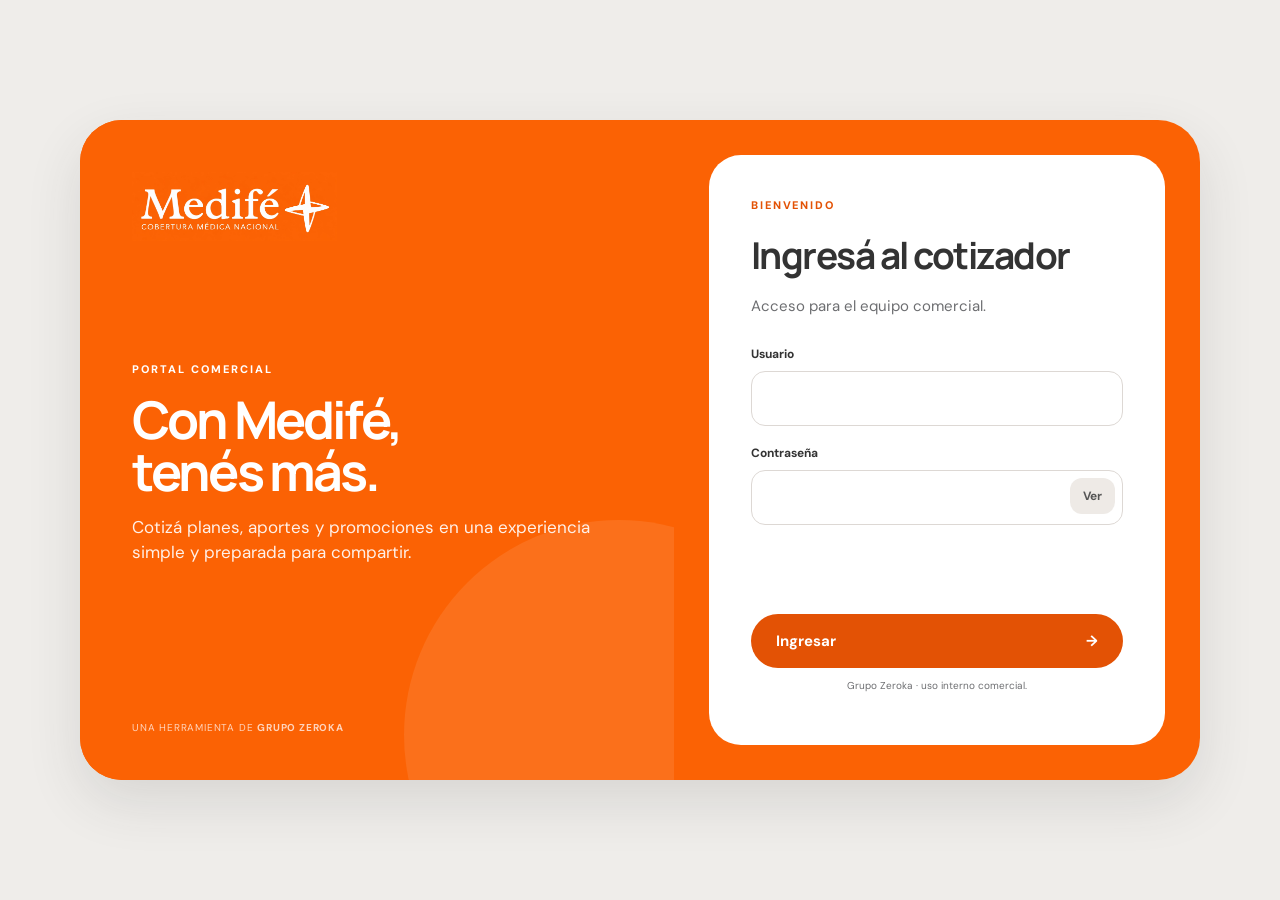
<file: login.html>
<!doctype html>
<html lang="es">
<head>
  <meta charset="utf-8">
  <meta name="viewport" content="width=device-width,initial-scale=1">
  <meta name="theme-color" content="#e35205">
  <title>Medifé · Portal comercial</title>
  <link rel="stylesheet" href="css/styles.css">
  <link rel="stylesheet" href="css/v2.css">
  <link rel="stylesheet" href="css/logo-fix.css">
  <link rel="stylesheet" href="css/brand-wordmark.css">
  <link rel="stylesheet" href="css/mobile-refinements.css">
  <link rel="stylesheet" href="css/official-assets.css">
</head>
<body class="login-page">
  <main class="login-shell">
    <section class="login-brand">
      <a class="login-official-logo" href="login.html" aria-label="Medifé"><img class="brand-logo" src="assets/medife-logo-white.jpg" alt="" width="205" height="69"></a>
      <div class="login-copy">
        <p class="eyebrow eyebrow--white">PORTAL COMERCIAL</p>
        <h1>Con Medifé,<br>tenés más.</h1>
        <p>Cotizá planes, aportes y promociones en una experiencia simple y preparada para compartir.</p>
      </div>
      <p class="zeroka">UNA HERRAMIENTA DE <b>GRUPO ZEROKA</b></p>
    </section>
    <section class="login-card">
      <p class="eyebrow">BIENVENIDO</p>
      <h2>Ingresá al cotizador</h2>
      <p class="muted">Acceso para el equipo comercial.</p>
      <form id="loginForm" autocomplete="on">
        <label>Usuario<input name="username" autocomplete="username" required></label>
        <label>Contraseña<span class="password-wrap"><input id="password" name="password" type="password" autocomplete="current-password" required><button type="button" id="showPassword">Ver</button></span></label>
        <p class="form-error" id="loginError" role="alert"></p>
        <button class="button button--primary button--wide" type="submit"><span>Ingresar</span><span>→</span></button>
      </form>
      <p class="login-note">Grupo Zeroka · uso interno comercial.</p>
    </section>
  </main>
  <script src="auth/login.js"></script>
</body>
</html>
</file>
<file: css/styles.css>
@import url('https://fonts.googleapis.com/css2?family=DM+Sans:wght@400;500;600;700&family=Manrope:wght@500;600;700;800&display=swap');
:root{--orange:#E35205;--orange-dark:#B84203;--silver:#A7A9AC;--silver-dark:#6D6E71;--silver-light:#F0F0EF;--charcoal:#333333;--paper:#F7F7F5;--ink:#333333;--muted:#6D6E71;--line:#DDDAD7;--white:#fff;--radius:34px;--shadow:0 22px 55px rgba(51,51,51,.12);--blue:var(--orange);--blue2:var(--orange-dark);--cyan:var(--silver);--aqua:var(--silver-light);--navy:var(--charcoal)}
[hidden]{display:none!important}*{box-sizing:border-box}html{scroll-behavior:smooth}body{margin:0;background:var(--paper);color:var(--ink);font:15px/1.5 'DM Sans',sans-serif}button,input,select{font:inherit}button{cursor:pointer}input[type=checkbox],input[type=radio]{accent-color:var(--blue)}
.site-header{height:78px;padding:0 clamp(24px,6vw,86px);display:flex;align-items:center;justify-content:space-between;background:#fff}.brand{display:flex;flex-direction:column;text-decoration:none;line-height:1}.brand-word{font:800 31px/1 'Manrope',sans-serif;letter-spacing:-.06em;color:var(--blue)}.brand small{margin-top:5px;color:var(--silver-dark);font-size:8px;font-weight:800;letter-spacing:.2em}.header-actions{display:flex;align-items:center;gap:24px;color:var(--muted);font-size:12px}.header-actions b{color:var(--blue);letter-spacing:.08em}.link-button{border:0;border-left:1px solid var(--line);background:none;padding-left:24px;color:var(--ink)}
.hero{position:relative;min-height:650px;margin:0 18px;border-radius:0 0 48px 48px;overflow:hidden;background:linear-gradient(135deg,#C94403 0%,var(--orange) 55%,#F07A42 100%);color:#fff;display:grid;grid-template-columns:56% 44%}.hero-copy{z-index:2;padding:clamp(70px,9vw,115px) clamp(42px,7vw,100px)}.eyebrow{margin:0 0 16px;color:var(--blue);font-size:11px;font-weight:800;letter-spacing:.18em}.eyebrow--white{color:#fff}.hero h1{max-width:720px;margin:0;font:700 clamp(47px,5.7vw,82px)/.98 'Manrope',sans-serif;letter-spacing:-.06em}.hero-copy>p:not(.eyebrow){max-width:600px;margin:28px 0;color:#FFF0E8;font-size:18px}.hero-pills{display:flex;flex-wrap:wrap;gap:10px;margin-top:34px}.hero-pills span{padding:9px 13px;border-radius:999px;background:rgba(255,255,255,.12);border:1px solid rgba(255,255,255,.13);font-size:12px}.hero-art{position:relative;min-height:520px}.orb{position:absolute;border-radius:50%;background:rgba(255,255,255,.10);border:1px solid rgba(255,255,255,.18)}.orb--one{width:470px;height:470px;right:-80px;top:75px}.orb--two{width:250px;height:250px;left:0;top:120px}.orb--three{width:120px;height:120px;right:120px;bottom:30px;background:rgba(167,169,172,.55)}.hero-card{position:absolute;right:clamp(35px,6vw,90px);top:50%;transform:translateY(-50%);width:min(340px,78%);padding:34px;border-radius:34px;background:#fff;color:var(--ink);box-shadow:0 34px 80px rgba(0,0,0,.2)}.hero-card small{color:var(--silver-dark);font-weight:800;letter-spacing:.12em}.hero-card strong{display:block;margin:15px 0 4px;color:var(--blue);font:800 58px/1 'Manrope';letter-spacing:-.07em}.hero-card p{margin:0;color:var(--muted)}
.button{display:inline-flex;align-items:center;justify-content:space-between;gap:24px;min-height:54px;padding:0 24px;border:1px solid transparent;border-radius:999px;font-weight:700}.button--white{background:#fff;color:var(--blue)}.button--primary{background:var(--blue);color:#fff}.button--outline{border-color:var(--line);background:#fff;color:var(--ink)}.button--ghost{border-color:rgba(255,255,255,.4);background:transparent;color:#fff}.button--wide{width:100%}
.quote-layout{display:grid;grid-template-columns:minmax(0,1fr) 320px;gap:28px;max-width:1240px;margin:70px auto;padding:0 24px}.form-card{padding:clamp(30px,5vw,62px);border-radius:var(--radius);background:#fff;box-shadow:var(--shadow)}.section-heading{display:flex;gap:18px;align-items:flex-start;margin-bottom:30px}.section-heading>span{color:var(--silver-dark);font-weight:800}.section-heading h2{margin:0;font:700 clamp(30px,4vw,49px)/1.02 'Manrope';letter-spacing:-.05em}.section-heading h3{margin:0;font:700 25px/1.1 'Manrope'}.section-heading p{margin:8px 0 0;color:var(--muted)}.section-heading--small{margin-bottom:20px}.field-grid{display:grid;gap:16px}.field-grid--3{grid-template-columns:1.3fr 1fr 1fr}.field-grid--2{grid-template-columns:repeat(2,minmax(0,1fr))}label{display:grid;gap:8px;font-size:12px;font-weight:700}input:not([type=checkbox]):not([type=radio]),select{width:100%;height:52px;padding:0 15px;border:1px solid var(--line);border-radius:15px;background:#FCFBFA;color:var(--ink);outline:none}input:focus,select:focus{border-color:var(--silver-dark);box-shadow:0 0 0 3px var(--silver-light)}hr{margin:34px 0;border:0;border-top:1px solid var(--line)}.field-help{color:var(--muted);font-weight:400}.compact-row{margin-top:16px}.choice-row{display:grid;gap:12px}.choice-row--2{grid-template-columns:repeat(2,1fr)}.choice{position:relative;display:block;padding:18px;border:1px solid var(--line);border-radius:18px}.choice input{position:absolute;opacity:0}.choice b,.choice small{display:block}.choice small{margin-top:4px;color:var(--muted);font-weight:400}.choice.active{border-color:var(--blue);background:#F7F3F0}.check-card{display:flex;align-items:flex-start;gap:12px;padding:14px 16px;border:1px solid var(--line);border-radius:16px;background:#FCFBFA;min-height:52px}.check-card input{flex:0 0 auto;width:17px;height:17px;margin-top:2px}.check-card span{display:block}.check-card b,.check-card small{display:block}.check-card small{color:var(--muted);font-weight:400}.standalone-check{margin-top:14px}.subsection{margin-top:18px;padding:18px;border-radius:20px;background:#F5F4F2;border:1px solid #E6E2DE}.subsection h4{margin:0 0 14px;font:700 16px 'Manrope'}.children-ages{display:grid;grid-template-columns:repeat(4,minmax(0,1fr));gap:12px}.form-error{min-height:21px;margin:16px 0;color:#c73030;font-size:12px;font-weight:700}
.campaign-info{margin:28px 0;border:1px solid var(--line);border-radius:18px;background:#FCFBFA;overflow:hidden}.campaign-info summary{display:flex;align-items:center;gap:12px;padding:16px;cursor:pointer;list-style:none}.campaign-info summary::-webkit-details-marker{display:none}.campaign-info-icon{display:grid;place-items:center;width:28px;height:28px;border-radius:50%;background:var(--blue);color:#fff;font-weight:800}.campaign-info summary>span:nth-child(2){flex:1}.campaign-info summary b,.campaign-info summary small{display:block}.campaign-info summary small{color:var(--muted)}.campaign-toggle{width:12px;height:12px;border-right:2px solid var(--muted);border-bottom:2px solid var(--muted);transform:rotate(45deg)}.campaign-info[open] .campaign-toggle{transform:rotate(225deg)}.campaign-info-body{padding:0 18px 18px;color:var(--muted);font-size:12px}.campaign-info-body p{margin:9px 0}
.case-card{position:sticky;top:24px;align-self:start;padding:34px;border-radius:32px;background:var(--navy);color:#fff}.case-card h3{margin:0 0 28px;font:700 30px 'Manrope'}.case-person{display:flex;align-items:center;gap:14px;padding-bottom:25px;border-bottom:1px solid rgba(255,255,255,.16)}.case-person>span{display:grid;place-items:center;width:50px;height:50px;border-radius:17px;background:#fff;color:var(--blue);font-weight:800}.case-person b,.case-person small{display:block}.case-person small{color:#D7D7D7}.case-card dl{margin:24px 0}.case-card dl div{display:flex;justify-content:space-between;padding:8px 0}.case-card dt{color:#C9C9C9}.case-card dd{margin:0;font-weight:700}.case-foot{margin:30px 0 0;color:#B7B7B7;font-size:11px}
.plans-section{padding:50px max(24px,4vw) 130px;background:#fff}.results-head{display:flex;align-items:end;justify-content:space-between;gap:30px;max-width:1400px;margin:0 auto 36px}.results-head h2{margin:0;font:700 clamp(36px,5vw,62px)/1 'Manrope';letter-spacing:-.055em}.results-head p:not(.eyebrow){color:var(--muted)}.plans-grid{display:grid;grid-template-columns:repeat(4,1fr);gap:18px;max-width:1400px;margin:auto}.plan-card{min-height:345px;padding:27px;border:1px solid var(--line);border-radius:28px;background:#fff;display:flex;flex-direction:column;transition:.2s}.plan-card:hover{transform:translateY(-4px);box-shadow:var(--shadow)}.plan-card.featured{background:var(--blue);color:#fff;border-color:var(--blue)}.plan-top{display:flex;justify-content:space-between;gap:12px}.plan-card h3{margin:0;font:800 29px/1.05 'Manrope';letter-spacing:-.04em}.tag{height:max-content;padding:7px 10px;border-radius:999px;background:var(--silver-light);color:var(--blue);font-size:10px;font-weight:800}.featured .tag{background:#fff;color:var(--blue)}.plan-family{color:var(--muted);min-height:42px}.featured .plan-family{color:#EFEFEF}.plan-price{margin:auto 0 17px}.plan-price small,.plan-price strong{display:block}.plan-price small{color:var(--muted)}.featured .plan-price small{color:#EFEFEF}.plan-price strong{margin:3px 0;font:700 27px 'Manrope'}.price-note{min-height:36px}.plan-card .button{width:100%}.featured .button{background:#fff;color:var(--blue)}.plan-flags{display:flex;flex-wrap:wrap;gap:6px;margin:0 0 15px}.plan-flags span{padding:6px 9px;border-radius:999px;background:#F2F2F1;color:var(--muted);font-size:9px;font-weight:700}.featured .plan-flags span{background:rgba(255,255,255,.12);color:#fff}.empty-state{grid-column:1/-1;padding:40px;border:1px dashed var(--line);border-radius:22px;text-align:center;color:var(--muted)}.empty-state b,.empty-state span{display:block}.empty-state b{color:var(--ink);font-size:18px}
.selected-bar{position:relative;z-index:8;display:grid;grid-template-columns:1fr 1fr auto;align-items:center;gap:30px;padding:34px max(35px,6vw);background:var(--navy);color:#fff}.selected-bar p{margin:0;color:#C9C9C9;font-size:10px}.selected-bar h2{margin:4px 0;font:700 38px 'Manrope'}.selected-bar small{color:#C9C9C9}.selected-price strong,.selected-price small{display:block}.selected-price strong{font:700 35px 'Manrope'}.selected-actions{display:flex;gap:10px}
.quote-dialog{width:min(1140px,96vw);height:95vh;padding:0;border:0;border-radius:26px;background:#EAE9E7;box-shadow:0 30px 90px rgba(0,0,0,.35)}.quote-dialog::backdrop{background:rgba(35,35,35,.72)}.dialog-toolbar{position:sticky;top:0;z-index:5;display:flex;align-items:center;justify-content:space-between;gap:20px;padding:14px 20px;background:#fff;border-bottom:1px solid var(--line)}.dialog-toolbar b,.dialog-toolbar small{display:block}.dialog-toolbar small{color:var(--muted)}.dialog-toolbar>div:last-child{display:flex;gap:10px}.icon-button{width:52px;border:0;border-radius:999px;background:var(--paper);font-size:26px}.quote-pages{padding:30px}.quote-page{position:relative;width:794px;min-height:1123px;margin:0 auto 28px;overflow:hidden;background:#fff;box-shadow:0 12px 34px rgba(35,35,35,.12);page-break-after:always}.quote-cover{background:linear-gradient(145deg,#C94403,var(--orange));color:#fff}.quote-cover:before{content:"";position:absolute;width:460px;height:460px;border-radius:50%;right:-170px;top:-160px;background:rgba(255,255,255,.1)}.quote-brand{position:absolute;left:58px;top:52px;font:800 38px 'Manrope';letter-spacing:-.06em}.quote-cover-copy{position:absolute;left:58px;top:230px;width:620px}.quote-cover h1{margin:0;font:700 62px/.98 'Manrope';letter-spacing:-.06em}.quote-cover p{font-size:19px;color:#FFF0E8}.cover-card{position:absolute;left:58px;right:58px;bottom:82px;padding:30px;border-radius:28px;background:#fff;color:var(--ink);display:grid;grid-template-columns:1fr 1fr}.cover-card small,.cover-card strong{display:block}.cover-card strong{font:700 29px 'Manrope'}.cover-card>div:last-child{padding-left:28px;border-left:1px solid var(--line)}.quote-content{padding:58px}.quote-content h2{margin:20px 0 30px;font:700 48px/1 'Manrope';letter-spacing:-.05em}.quote-content>p{color:var(--muted)}.quote-kpis{display:grid;grid-template-columns:repeat(3,1fr);gap:12px;margin:24px 0}.quote-kpi{padding:20px;border-radius:20px;background:#F4F1EE}.quote-kpi small,.quote-kpi strong{display:block}.quote-kpi strong{color:var(--blue);font:800 23px 'Manrope'}.detail-list{border-top:1px solid var(--line)}.detail-row{display:grid;grid-template-columns:1fr 170px;gap:20px;padding:15px 0;border-bottom:1px solid var(--line)}.detail-row>span:last-child{text-align:right;color:var(--blue);font-weight:800}.detail-row small{color:var(--muted)}.timeline{display:grid;grid-template-columns:repeat(4,1fr);gap:10px}.month-card{padding:14px;border-radius:16px;background:#F4F3F1}.month-card b,.month-card span,.month-card small{display:block}.month-card b{color:var(--blue)}.month-card span{font-size:17px;font-weight:800}.month-card small{color:var(--muted)}.quote-note{margin-top:22px;padding:16px;border-radius:16px;background:#fff7df;color:#6e5a1b;font-size:11px}.quote-footer{position:absolute;left:58px;right:58px;bottom:35px;display:flex;justify-content:space-between;color:var(--muted);font-size:10px}
.login-page{min-height:100vh;display:grid;place-items:center;padding:70px 24px;background:#EFEDEA}.login-shell{position:relative;width:min(1120px,100%);min-height:650px;display:grid;grid-template-columns:55% 45%;border-radius:42px;overflow:hidden;background:var(--blue);box-shadow:var(--shadow)}.login-brand{position:relative;padding:52px;color:#fff;overflow:hidden}.login-brand:after{content:"";position:absolute;width:430px;height:430px;border-radius:50%;right:-160px;bottom:-170px;background:rgba(167,169,172,.35)}.brand--login .brand-word{color:#fff}.brand--login small{color:#E0E0E0}.login-copy{position:relative;z-index:1;margin-top:120px}.login-copy h1{margin:0;font:700 52px/1 'Manrope';letter-spacing:-.055em}.login-copy>p:last-child{color:#FFF0E8;font-size:17px}.zeroka{position:absolute;left:52px;bottom:45px;margin:0;color:#E0E0E0;font-size:10px;letter-spacing:.08em}.login-card{align-self:center;margin:35px;padding:42px;border-radius:32px;background:#fff}.login-card h2{margin:0;font:700 37px 'Manrope';letter-spacing:-.04em}.muted{color:var(--muted)}.login-card form{display:grid;gap:18px;margin-top:28px}.password-wrap{position:relative}.password-wrap button{position:absolute;right:8px;top:8px;height:36px;padding:0 13px;border:0;border-radius:12px;background:var(--silver-light);color:var(--blue);font-weight:700}.login-note{text-align:center;color:var(--muted);font-size:10px}
@media(max-width:1050px){.hero{grid-template-columns:1fr;min-height:auto}.hero-art{min-height:390px}.quote-layout{grid-template-columns:1fr}.case-card{position:static}.plans-grid{grid-template-columns:repeat(2,1fr)}.children-ages{grid-template-columns:repeat(3,1fr)}.selected-bar{grid-template-columns:1fr 1fr}.selected-actions{grid-column:1/-1}.login-shell{grid-template-columns:1fr}.login-brand{min-height:390px}.login-card{margin:28px}.zeroka{position:static;margin-top:55px}}
@media(max-width:700px){.site-header{padding:0 18px}.header-actions span{display:none}.hero{margin:0;border-radius:0 0 28px 28px}.hero-copy{padding:60px 25px}.hero h1{font-size:48px}.hero-art{min-height:320px}.hero-card{right:25px}.quote-layout{padding:0 14px;margin:35px auto}.form-card{padding:25px 18px}.field-grid--3,.field-grid--2,.choice-row--2{grid-template-columns:1fr}.children-ages{grid-template-columns:repeat(2,1fr)}.plans-grid{grid-template-columns:1fr}.results-head{align-items:flex-start;flex-direction:column}.selected-bar{grid-template-columns:1fr;padding:28px 24px}.quote-dialog{width:100vw;height:100vh;border-radius:0}.quote-pages{padding:10px;overflow:auto}.quote-page{transform-origin:top left}.dialog-toolbar{align-items:flex-start}.dialog-toolbar small{display:none}.login-page{padding:0}.login-shell{min-height:100vh;border-radius:0}.login-brand{min-height:360px;padding:38px 28px}.login-copy{margin-top:90px}.login-copy h1{font-size:42px}.login-card{margin:18px;padding:30px 22px}}
@media print{body>*:not(.quote-dialog){display:none!important}.quote-dialog{display:block!important;position:static;width:auto;height:auto;background:#fff;box-shadow:none}.dialog-toolbar{display:none!important}.quote-pages{padding:0}.quote-page{margin:0;box-shadow:none;page-break-after:always}@page{size:A4;margin:0}}
</file>
<file: css/v2.css>
/* Segunda pasada visual Medifé: identidad naranja/plata, formulario más claro y PDF alineado a los otros cotizadores. */
:root{--mf-orange:#e35205;--mf-orange-dark:#bd4300;--mf-orange-soft:#fff2eb;--mf-silver:#c6c6c6;--mf-silver-2:#e8e8e8;--mf-graphite:#333;--mf-paper:#f6f5f3}
body{background:var(--mf-paper)}
.site-header{height:84px;padding-inline:clamp(20px,5vw,72px);border-bottom:1px solid #ece8e4}
.brand--official{display:flex;align-items:center;gap:14px;text-decoration:none}
.brand-logo-shell{display:flex;align-items:center;justify-content:center;width:126px;height:48px;padding:8px 13px;border-radius:14px;background:var(--mf-orange);box-shadow:0 9px 22px rgba(227,82,5,.16)}
.brand-logo-shell img{display:block;width:100%;height:100%;object-fit:contain}
.brand-copy{display:grid;gap:3px}.brand-copy b{color:var(--mf-graphite);font-size:11px;letter-spacing:.11em}.brand-copy small{color:#888;font-size:8px;letter-spacing:.12em}
.hero{min-height:610px;background:linear-gradient(135deg,#c94700 0%,var(--mf-orange) 58%,#ef7d43 100%);grid-template-columns:58% 42%}
.hero:before{content:"";position:absolute;inset:0;background:radial-gradient(circle at 83% 23%,rgba(255,255,255,.18),transparent 22%),linear-gradient(110deg,transparent 55%,rgba(255,255,255,.06) 55% 56%,transparent 56%);pointer-events:none}
.hero-copy{padding-top:92px}.hero h1{max-width:760px}.hero-copy>p:not(.eyebrow){color:#fff2eb}.hero-pills span{background:rgba(80,28,0,.18)}
.hero-art{display:flex;align-items:center;justify-content:center;padding:48px}.hero-brand-card{position:relative;z-index:2;width:min(390px,90%);padding:38px;border:1px solid rgba(255,255,255,.45);border-radius:36px;background:rgba(255,255,255,.96);box-shadow:0 28px 70px rgba(99,32,0,.25)}
.hero-brand-logo{display:flex;align-items:center;justify-content:center;min-height:116px;border-radius:24px;background:var(--mf-orange);padding:22px 28px}.hero-brand-logo img{width:min(250px,90%);height:auto}.hero-brand-card>span{display:block;margin-top:25px;color:#a2a2a2;font-size:10px;font-weight:800;letter-spacing:.16em}.hero-brand-card h3{margin:7px 0 8px;color:var(--mf-graphite);font:700 30px/1.05 'Manrope',sans-serif;letter-spacing:-.04em}.hero-brand-card p{margin:0;color:#777}.hero-seal{display:inline-flex!important;margin-top:22px!important;padding:9px 13px;border-radius:999px;background:#f1efed;color:#666!important;font-size:9px!important;letter-spacing:.1em!important}
.quote-layout{grid-template-columns:minmax(0,1fr) 300px;max-width:1280px;gap:24px;margin-top:56px}.form-card{padding:40px;border:1px solid #ece8e4;box-shadow:0 18px 48px rgba(51,51,51,.08)}
.form-card> .section-heading{margin-bottom:25px}.form-card form{display:grid;gap:0}.form-card hr{margin:30px 0;border-color:#eeeae7}
.section-heading>span{display:grid;place-items:center;width:34px;height:34px;border-radius:12px;background:var(--mf-orange-soft);color:var(--mf-orange);font-size:11px}.section-heading--small h3{font-size:23px}
.field-grid{gap:13px}.field-grid--3{grid-template-columns:1.22fr .78fr .9fr}.field-grid--2{grid-template-columns:repeat(2,minmax(0,1fr))}
label>span:first-child{color:#4d4d4d}
input:not([type=checkbox]):not([type=radio]),select{height:55px;border:1px solid #ddd8d4;border-radius:14px;background-color:#fff;font-size:14px;transition:.18s ease}
input:not([type=checkbox]):not([type=radio]):hover,select:hover{border-color:#bcb6b1}
input:not([type=checkbox]):not([type=radio]):focus,select:focus{border-color:var(--mf-orange);box-shadow:0 0 0 3px rgba(227,82,5,.11)}
select{appearance:none;-webkit-appearance:none;padding-right:46px;background-image:url("data:image/svg+xml,%3Csvg xmlns='http://www.w3.org/2000/svg' width='16' height='16' viewBox='0 0 24 24' fill='none' stroke='%23585858' stroke-width='2' stroke-linecap='round' stroke-linejoin='round'%3E%3Cpath d='m6 9 6 6 6-6'/%3E%3C/svg%3E");background-repeat:no-repeat;background-position:right 16px center;background-size:16px}
.choice-row{gap:10px}.choice{min-height:82px;padding:16px 18px;border-radius:16px;background:#fff}.choice.active{border-color:var(--mf-orange);background:var(--mf-orange-soft);box-shadow:inset 0 0 0 1px rgba(227,82,5,.08)}
.check-card{border-color:#ddd8d4;background:#fff}.check-card:has(input:checked){border-color:var(--mf-orange);background:var(--mf-orange-soft)}
.subsection{margin-top:15px;padding:18px 20px;border:1px solid #e5e1dd;border-radius:18px;background:#faf9f8}.subsection h4{display:flex;align-items:center;gap:8px;margin-bottom:15px}.subsection h4:before{content:"";width:7px;height:7px;border-radius:50%;background:var(--mf-orange)}
.campaign-info{margin:22px 0;background:#faf9f8}.campaign-info-icon{background:var(--mf-orange)}
.case-card{top:18px;border-radius:28px;background:#393939;box-shadow:0 16px 42px rgba(35,35,35,.16)}.case-card:before{content:"MEDIFÉ";display:block;margin-bottom:20px;color:#bdbdbd;font-size:9px;font-weight:800;letter-spacing:.22em}.case-person>span{color:var(--mf-orange)}
.plans-section{padding-top:58px}.plans-grid{grid-template-columns:repeat(3,1fr);gap:16px}.plan-card{min-height:325px;border-radius:24px}.plan-card.featured{background:var(--mf-orange);border-color:var(--mf-orange)}.tag{background:#f0eeee;color:#555}.featured .tag{color:var(--mf-orange)}.plan-flags span{background:#f2f0ee}.featured .plan-flags span{background:rgba(255,255,255,.16)}
.selected-bar{background:#363636;border-top:4px solid var(--mf-orange)}
/* PDF v2 */
.medife-pdf-page{position:relative;width:794px!important;height:1123px!important;min-height:1123px!important;margin:0 auto 28px;overflow:hidden;background:#fff;box-shadow:0 12px 34px rgba(35,35,35,.12);font-family:Arial,Helvetica,sans-serif}
.medife-cover{background:linear-gradient(145deg,#cb4800 0%,var(--mf-orange) 54%,#ef7f46 100%);color:#fff}.medife-cover:before{content:"";position:absolute;width:500px;height:500px;border:1px solid rgba(255,255,255,.18);border-radius:50%;right:-230px;top:-220px}.medife-cover:after{content:"";position:absolute;width:260px;height:260px;border-radius:50%;left:-120px;bottom:160px;background:rgba(255,255,255,.07)}
.medife-cover-logo{position:absolute;left:58px;top:54px;display:flex;align-items:center;justify-content:center;width:230px;height:88px;padding:18px 24px;border-radius:18px;background:#fff;box-shadow:0 14px 34px rgba(83,29,0,.18)}.medife-cover-logo img{max-width:100%;max-height:100%}
.medife-cover-kicker{position:absolute;left:58px;top:210px;font-size:10px;font-weight:800;letter-spacing:2px;color:#ffe2d2}.medife-cover h1{position:absolute;left:58px;top:258px;width:650px;margin:0;font-size:66px;line-height:.96;letter-spacing:-3.2px}.medife-cover-sub{position:absolute;left:58px;top:485px;width:560px;margin:0;color:#fff0e8;font-size:18px;line-height:1.42}.medife-cover-meta{position:absolute;left:58px;top:565px;color:#ffe0cf;font-size:12px}
.medife-cover-card{position:absolute;left:58px;right:58px;bottom:108px;display:grid;grid-template-columns:.8fr 1.25fr 1.25fr;border:1px solid rgba(255,255,255,.25);border-radius:20px;background:rgba(116,37,0,.18);overflow:hidden}.medife-cover-card>div{min-height:116px;padding:21px 20px;border-left:1px solid rgba(255,255,255,.2);display:grid;align-content:center;gap:8px}.medife-cover-card>div:first-child{border-left:0}.medife-cover-card span{font-size:8px;font-weight:800;letter-spacing:1.25px;color:#ffd9c4}.medife-cover-card strong{font-size:19px;color:#fff}.medife-cover-card>div:first-child strong{font-size:31px}
.medife-pdf-footer{position:absolute;left:58px;right:58px;bottom:34px;display:flex;justify-content:space-between;color:rgba(255,255,255,.72);font-size:9px}.medife-pdf-page:not(.medife-cover) .medife-pdf-footer{color:#888}
.medife-summary{background:#393939}.medife-summary-panel{position:absolute;left:58px;right:58px;top:40px;bottom:40px;overflow:hidden;border-radius:0 0 84px 0;background:#f4f3f1}.medife-summary-title{display:flex;align-items:center;gap:10px;width:540px;height:108px;padding:0 68px;border-radius:0 0 38px 0;background:var(--mf-orange);color:#fff}.medife-summary-title span{font-size:29px;font-weight:400}.medife-summary-title strong{font-size:30px}.medife-summary-plan{height:137px;display:flex;flex-direction:column;align-items:center;justify-content:center}.medife-summary-plan span{font-size:16px;letter-spacing:.8px;color:#73706d}.medife-summary-plan strong{margin-top:7px;font-size:54px;line-height:.9;letter-spacing:-1.8px;color:#333}
.medife-summary-table{width:574px;margin:0 auto;border:1px solid #d8d4d0;border-bottom:0}.medife-summary-row>b{height:30px;display:flex;align-items:center;justify-content:center;padding:0 12px;background:#c7c5c3;color:#333;text-align:center;font-size:20px}.medife-summary-row>span{min-height:34px;display:flex;flex-direction:column;align-items:center;justify-content:center;padding:6px 12px;background:#f7f6f4;color:#3e3d3b;text-align:center;font-size:22px;line-height:1.05}.medife-summary-row small{display:block;margin-top:4px;color:#777;font-size:9px;font-weight:400}.medife-summary-total{width:574px;margin:0 auto;border:1px solid #d8d4d0;border-top:0;text-align:center}.medife-summary-total b{height:39px;display:flex;align-items:center;justify-content:center;background:var(--mf-orange);color:#fff;font-size:23px}.medife-summary-total strong{height:54px;display:flex;align-items:center;justify-content:center;background:#fff;color:#333;font-size:34px}.medife-summary-legal{position:absolute;left:62px;right:62px;bottom:82px;color:#676461;font-size:10px;line-height:1.3}.medife-summary-brand{position:absolute;left:62px;right:62px;bottom:25px;display:flex;align-items:center;justify-content:space-between}.medife-summary-brand .logo-box{display:flex;align-items:center;justify-content:center;width:165px;height:52px;padding:10px 16px;border-radius:12px;background:var(--mf-orange)}.medife-summary-brand img{max-width:100%;max-height:100%}.medife-summary-brand b{color:#888;font-size:8px;letter-spacing:.5px}
.medife-timeline .quote-content{padding-top:55px}.medife-timeline-head{display:flex;align-items:center;justify-content:space-between;margin-bottom:22px}.medife-timeline-logo{display:flex;align-items:center;justify-content:center;width:150px;height:48px;padding:9px 14px;border-radius:11px;background:var(--mf-orange)}.medife-timeline-logo img{max-width:100%;max-height:100%}.medife-timeline .timeline{grid-template-columns:repeat(3,1fr)}
/* Login */
.login-page{background:#efedea}.login-shell{background:var(--mf-orange);grid-template-columns:53% 47%}.login-brand:after{background:rgba(255,255,255,.09)}.login-official-logo{display:flex;align-items:center;justify-content:center;width:200px;height:74px;padding:15px 22px;border-radius:17px;background:#fff;box-shadow:0 15px 34px rgba(86,30,0,.18)}.login-official-logo img{max-width:100%;max-height:100%}.login-copy>p:last-child{color:#fff0e8}.zeroka{color:#ffd4bd}.password-wrap button{background:#eeeae6;color:#555}
@media(max-width:1050px){.plans-grid{grid-template-columns:repeat(2,1fr)}.quote-layout{grid-template-columns:1fr}.case-card{position:static}}
@media(max-width:700px){.brand-copy{display:none}.brand-logo-shell{width:104px;height:42px}.hero{grid-template-columns:1fr}.hero-art{min-height:360px;padding:24px}.hero-brand-card{width:100%}.form-card{padding:25px 18px}.field-grid--3,.field-grid--2{grid-template-columns:1fr}.plans-grid{grid-template-columns:1fr}}
</file>
<file: css/logo-fix.css>
/* Medifé branding: nunca usar placa negra. */
.brand-logo-shell,
.hero-brand-logo{
  background:transparent!important;
  border:0!important;
  box-shadow:none!important;
}

/* Sobre fondos naranjas, el wordmark va sobre blanco para conservar contraste. */
.login-official-logo,
.medife-cover-logo,
.medife-summary-brand .logo-box,
.medife-timeline-logo{
  background:#fff!important;
  border:0!important;
  box-shadow:none!important;
}

.brand-logo-shell img,
.hero-brand-logo img,
.login-official-logo img,
.medife-cover-logo img,
.medife-summary-brand .logo-box img,
.medife-timeline-logo img{
  display:block;
  max-width:100%;
  max-height:100%;
  object-fit:contain;
}
</file>
<file: css/brand-wordmark.css>
/* Branding Medifé: usa el asset oficial del micrositio corporativo de empleos. */
:root{
  --medife-official-logo:url('https://grupoaseconecta.hiringroom.com/data/accounts/grupoaseconecta/microsite/0f4f57617a40248659ef5d7f03d58975.jpg');
}

/* Fallback de texto: se conserva para PDF por compatibilidad con html2canvas. */
.medife-wordmark{
  display:inline-block;
  color:#e35205;
  font-family:Georgia,'Times New Roman',serif;
  font-weight:700;
  line-height:.9;
  letter-spacing:-.055em;
  white-space:nowrap;
}

/* En la interfaz web mostramos la pieza oficial, no una recreación tipográfica. */
.brand-logo-shell,
.hero-brand-logo,
.login-official-logo{
  padding:0!important;
  overflow:hidden;
  background:transparent!important;
  border:0!important;
  box-shadow:none!important;
}
.brand-logo-shell .medife-wordmark,
.hero-brand-logo .medife-wordmark,
.login-official-logo .medife-wordmark{
  display:block;
  color:transparent;
  font-size:0;
  line-height:0;
  letter-spacing:0;
  background-image:var(--medife-official-logo);
  background-repeat:no-repeat;
  background-position:center;
  background-size:contain;
  text-indent:-9999px;
}

.brand-logo-shell{width:108px!important;min-width:108px!important;height:66px!important}
.brand-logo-shell .medife-wordmark{width:108px;height:66px}

.hero-brand-logo{width:236px!important;height:144px!important;min-height:144px!important;margin:0 auto}
.hero-brand-logo .medife-wordmark{width:236px;height:144px}

.login-official-logo{width:205px!important;min-width:205px!important;height:125px!important}
.login-official-logo .medife-wordmark{width:205px;height:125px}

/* PDF: fallback tipográfico hasta tener el archivo oficial alojado localmente/CORS-safe. */
.medife-cover-logo{background:#fff}
.medife-cover-logo .medife-wordmark{font-size:52px}
.medife-summary-brand .logo-box,
.medife-timeline-logo{background:#fff;border:1px solid #e6e1dd}
.medife-summary-brand .medife-wordmark{font-size:30px}
.medife-timeline-logo .medife-wordmark{font-size:28px}

@media(max-width:700px){
  .brand-logo-shell{width:88px!important;min-width:88px!important;height:54px!important}
  .brand-logo-shell .medife-wordmark{width:88px;height:54px}
  .hero-brand-logo{width:200px!important;height:122px!important;min-height:122px!important}
  .hero-brand-logo .medife-wordmark{width:200px;height:122px}
}
</file>
<file: css/mobile-refinements.css>
/* Login y vista previa: conservar el diseño completo en pantallas pequeñas. */
.login-shell { grid-template-columns: minmax(0, 53fr) minmax(0, 47fr); }
.login-card, .login-brand, .login-card form, .login-card label { min-width: 0; }
.login-copy h1, .login-card h2 { font-family: 'Manrope', 'DM Sans', Arial, Helvetica, sans-serif; }
.login-card input { width: 100%; min-width: 0; font-size: 16px; }
.password-wrap { display: block; width: 100%; }
.password-wrap input { padding-right: 76px; }
.login-official-logo { justify-content: flex-start; }
.login-official-logo .medife-wordmark { background-position: left center; }
.brand-symbol { display: block; width: 32px; height: 32px; flex: 0 0 32px; border-radius: 8px; }

.quote-dialog { max-width: 100vw; max-height: 100dvh; }
.quote-pages { display: grid; justify-items: center; gap: 24px; }
.quote-page-preview { position: relative; flex: none; }
.quote-page-preview > .quote-page { margin: 0!important; transform-origin: top left; }
.dialog-toolbar > div:first-child { min-width: 0; }
.dialog-toolbar > div:last-child { flex-shrink: 0; }
.quote-preview-controls { display: none; }

@media (max-width: 1050px) {
  .login-page .login-shell { grid-template-columns: minmax(0, 1fr); }
}

@media (max-width: 700px) {
  body.login-page { display: block; padding: 0; }
  .login-page .login-shell {
    width: 100%; min-height: 100vh; min-height: 100dvh;
    grid-template-columns: minmax(0, 1fr); grid-template-rows: auto 1fr;
    border-radius: 0; box-shadow: none;
  }
  .login-page .login-brand { min-height: 0; padding: 24px; }
  .login-page .login-official-logo { width: 144px!important; min-width: 0!important; height: 76px!important; }
  .login-page .login-official-logo .medife-wordmark { width: 144px; height: 76px; }
  .login-page .login-copy { margin-top: 20px; }
  .login-page .login-copy .eyebrow { margin-bottom: 12px; font-size: 10px; }
  .login-page .login-copy h1 { font-size: 34px; line-height: 1.08; }
  .login-page .login-copy > p:last-child { margin: 14px 0 0; max-width: 360px; font-size: 14px; line-height: 1.5; }
  .login-page .zeroka { position: static; margin-top: 20px; font-size: 9px; }
  .login-page .login-card { align-self: stretch; margin: 0; padding: 28px 24px 36px; border-radius: 24px 24px 0 0; }
  .login-page .login-card h2 { font-size: 30px; line-height: 1.12; }
  .login-page .login-card > .muted { font-size: 14px; line-height: 1.5; }
  .login-page .login-card form { margin-top: 24px; gap: 18px; }
  .login-page .login-card input { min-height: 52px; border-radius: 12px; }
  .login-page .login-card .button { min-height: 52px; border-radius: 12px; }

  .site-header { padding-inline: 18px; }
  .site-header .brand-logo-shell .medife-wordmark { color: #e35205!important; font-size: 32px!important; }
  .site-header .header-actions .link-button { font-size: 12px; }
  .hero .eyebrow { font-size: 10px; letter-spacing: .1em; line-height: 1.5; }

  .quote-dialog { inset: 0; margin: 0; width: 100vw; height: 100vh; height: 100dvh; border-radius: 0; }
  .quote-pages { padding: 12px; gap: 18px; overflow: hidden; }
  .dialog-toolbar { padding: 12px; gap: 8px; }
  .dialog-toolbar b { font-size: 12px; line-height: 1.3; }
  .dialog-toolbar .button { padding: 0 12px; min-height: 44px; font-size: 12px; white-space: nowrap; }
  .dialog-toolbar .icon-button { width: 40px; flex-basis: 40px; }
  .quote-preview-controls {
    display:flex;align-items:center;justify-content:space-between;gap:12px;
    padding:10px 12px;background:#fff;border-bottom:1px solid #e8ded5;
    color:#625c57;font-size:12px;
  }
  .quote-preview-controls button {
    min-height:40px;padding:0 12px;border:1px solid #e35205;border-radius:9px;
    background:#fff;color:#ba4304;font:700 12px 'Manrope',Arial,sans-serif;
    white-space:nowrap;cursor:pointer;
  }
  .quote-pages.is-zoomed .quote-page-preview { touch-action:pan-x pan-y; }
}

@media print {
  .quote-pages { display: block; }
  .quote-page-preview { width: 794px!important; height: 1123px!important; margin: 0; }
  .quote-page-preview > .quote-page { transform: none!important; }
}
</file>
<file: css/official-assets.css>
/* Piezas enviadas por Medifé: logo naranja sobre blanco y blanco sobre naranja. */
.site-header .brand-logo-shell {
  display:block!important;
  width:160px!important;
  min-width:160px!important;
  height:54px!important;
  overflow:hidden!important;
}
.site-header .brand-logo-shell .brand-logo,
.login-page .login-official-logo .brand-logo {
  display:block;
  width:100%;
  height:100%;
  object-fit:contain;
}
.login-page .login-shell,
.login-page .login-brand { background:#fb6204!important; }
.login-page .login-official-logo {
  display:block!important;
  width:205px!important;
  min-width:0!important;
  height:69px!important;
  padding:0!important;
  border:0!important;
  border-radius:0!important;
  overflow:hidden!important;
  background:transparent!important;
  box-shadow:none!important;
}
@media (max-width:700px) {
  .site-header .brand-logo-shell {
    width:124px!important;
    min-width:124px!important;
    height:42px!important;
  }
  .login-page .login-official-logo {
    width:144px!important;
    height:49px!important;
  }
}
</file>
